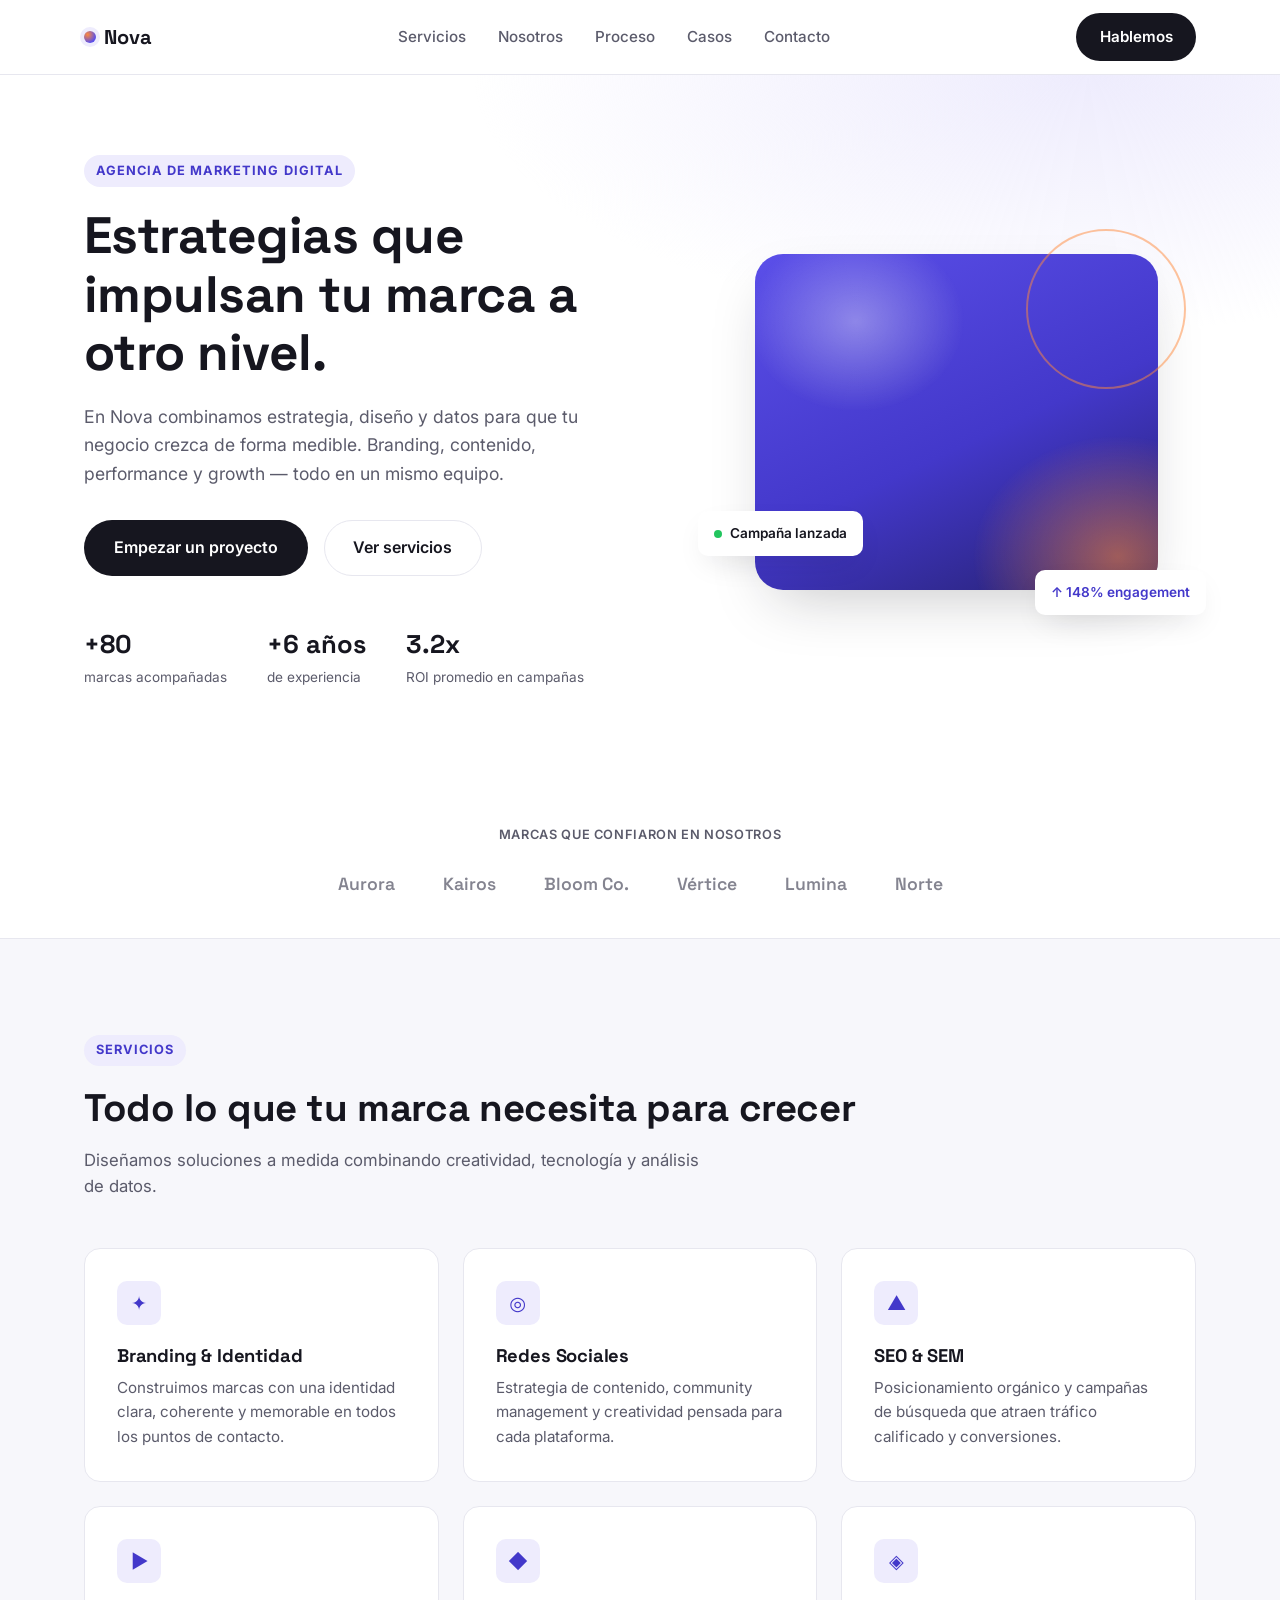
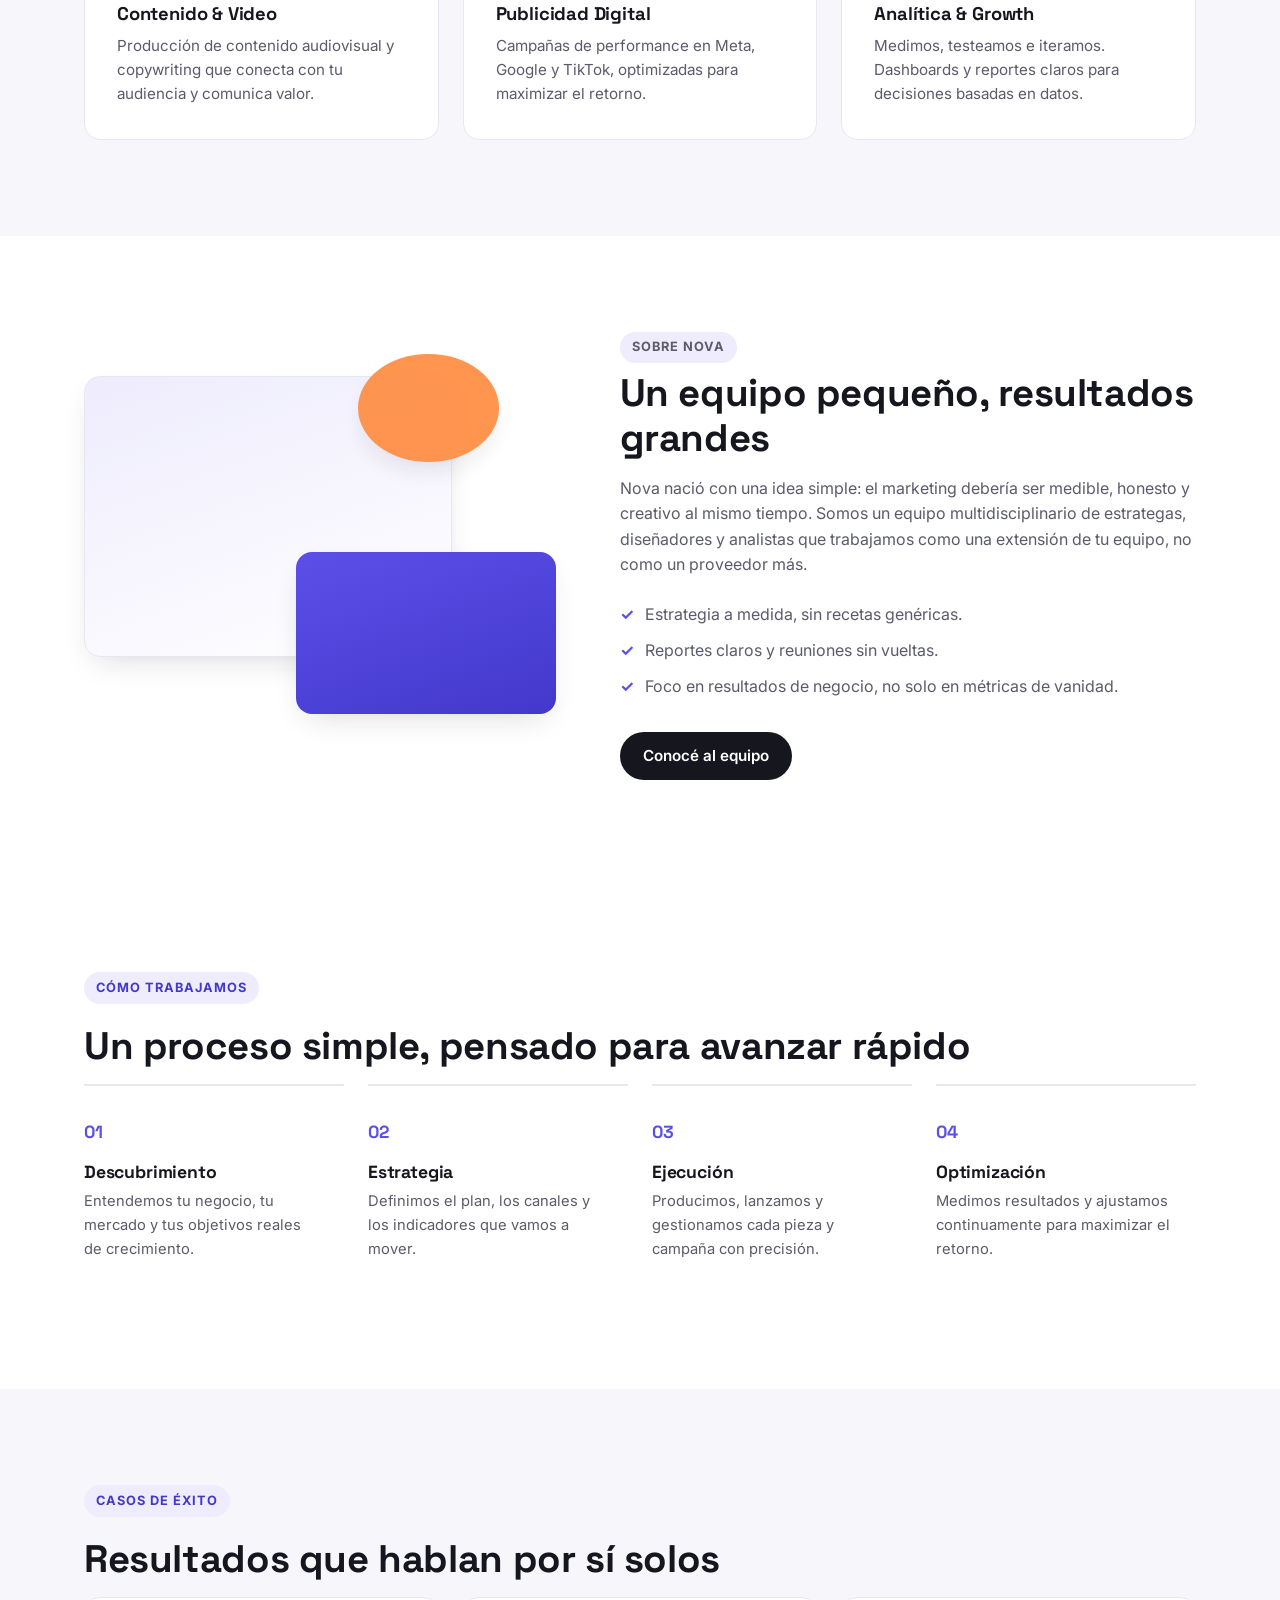
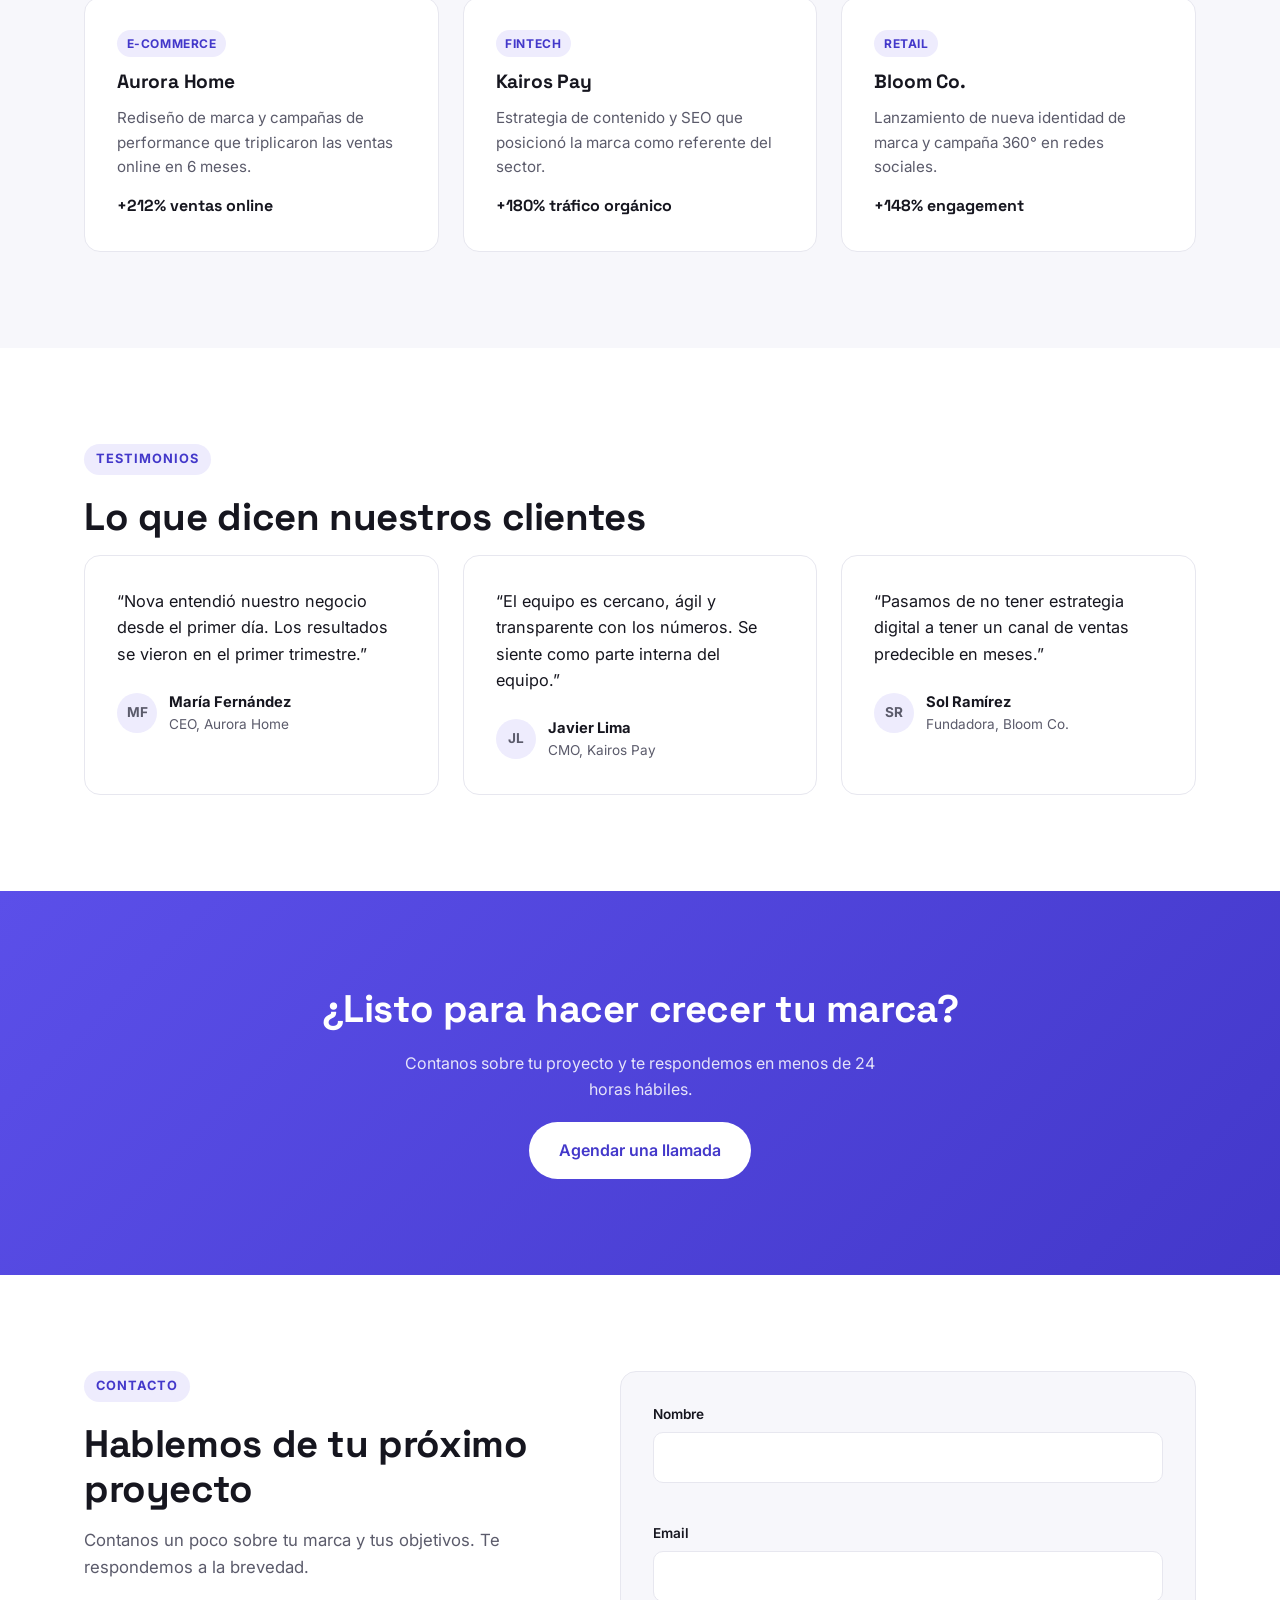
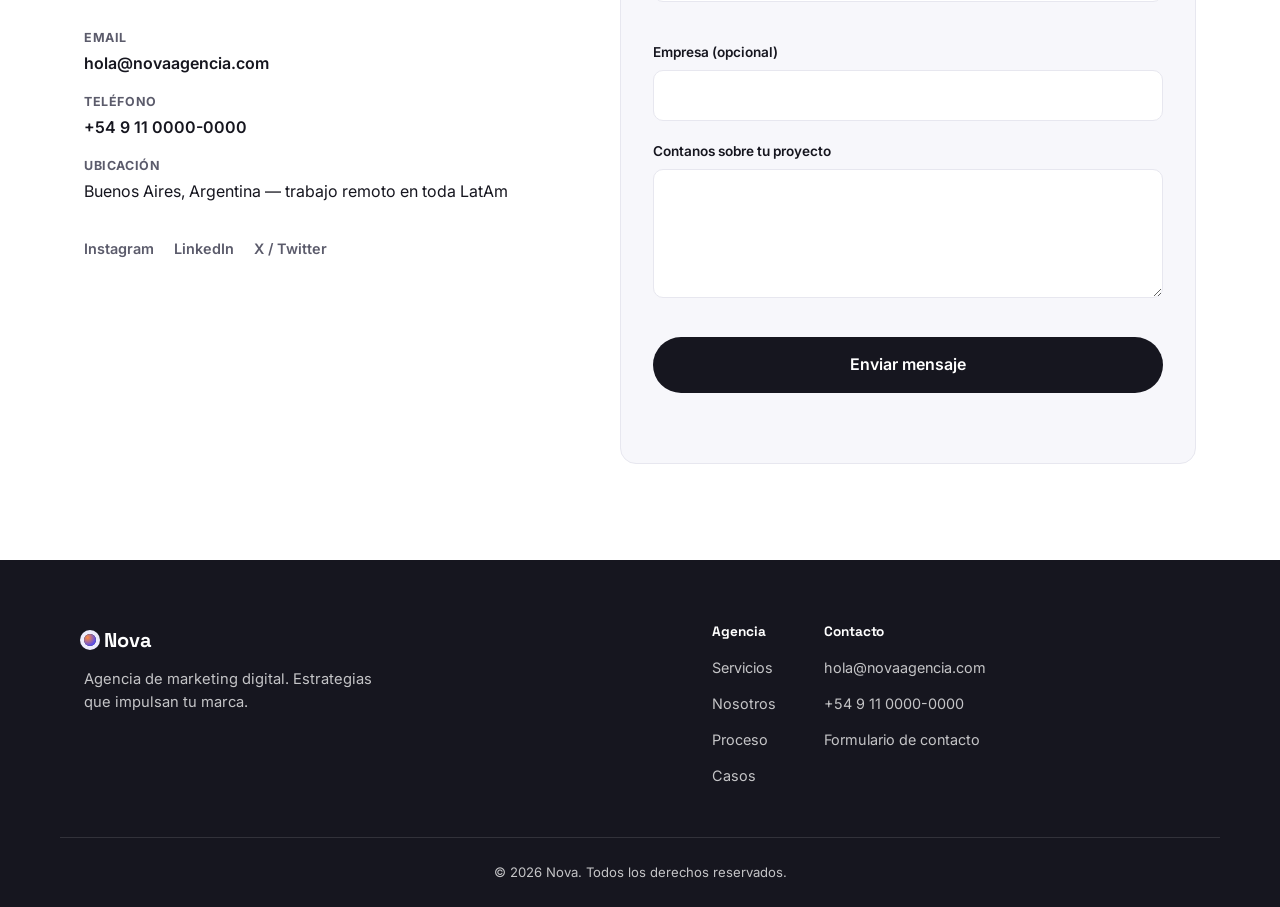
<file: index.html>
<!doctype html>
<html lang="es">
<head>
  <meta charset="UTF-8" />
  <meta name="viewport" content="width=device-width, initial-scale=1.0" />
  <title>Nova — Agencia de Marketing</title>
  <meta name="description" content="Nova es una agencia de marketing digital especializada en branding, redes sociales, SEO/SEM y growth. Estrategias que impulsan tu marca." />
  <link rel="icon" href="assets/favicon.svg" type="image/svg+xml" />
  <link rel="preconnect" href="https://fonts.googleapis.com" />
  <link rel="preconnect" href="https://fonts.gstatic.com" crossorigin />
  <link href="https://fonts.googleapis.com/css2?family=Space+Grotesk:wght@500;600;700&family=Inter:wght@400;500;600;700&display=swap" rel="stylesheet" />
  <link rel="stylesheet" href="css/style.css" />
</head>
<body>
  <a class="skip-link" href="#main">Saltar al contenido</a>

  <header class="site-header" id="header">
    <div class="container header-inner">
      <a href="#top" class="logo" aria-label="Nova — inicio">
        <span class="logo-mark" aria-hidden="true"></span>
        Nova
      </a>

      <nav class="nav" id="nav">
        <ul>
          <li><a href="#servicios">Servicios</a></li>
          <li><a href="#nosotros">Nosotros</a></li>
          <li><a href="#proceso">Proceso</a></li>
          <li><a href="#casos">Casos</a></li>
          <li><a href="#contacto">Contacto</a></li>
        </ul>
      </nav>

      <div class="header-actions">
        <a href="#contacto" class="btn btn-primary">Hablemos</a>
        <button class="nav-toggle" id="navToggle" aria-label="Abrir menú" aria-expanded="false" aria-controls="nav">
          <span></span><span></span><span></span>
        </button>
      </div>
    </div>
  </header>

  <main id="main">
    <!-- HERO -->
    <section class="hero" id="top">
      <div class="container hero-inner">
        <div class="hero-copy">
          <p class="eyebrow">Agencia de marketing digital</p>
          <h1>Estrategias que impulsan tu marca a otro nivel.</h1>
          <p class="hero-lead">
            En Nova combinamos estrategia, diseño y datos para que tu negocio crezca de forma medible.
            Branding, contenido, performance y growth — todo en un mismo equipo.
          </p>
          <div class="hero-actions">
            <a href="#contacto" class="btn btn-primary btn-lg">Empezar un proyecto</a>
            <a href="#servicios" class="btn btn-ghost btn-lg">Ver servicios</a>
          </div>
          <dl class="hero-stats">
            <div>
              <dt>+80</dt>
              <dd>marcas acompañadas</dd>
            </div>
            <div>
              <dt>+6 años</dt>
              <dd>de experiencia</dd>
            </div>
            <div>
              <dt>3.2x</dt>
              <dd>ROI promedio en campañas</dd>
            </div>
          </dl>
        </div>
        <div class="hero-visual" aria-hidden="true">
          <div class="nova-orb"></div>
          <div class="nova-ring"></div>
          <div class="nova-card nova-card--1">
            <span class="dot"></span> Campaña lanzada
          </div>
          <div class="nova-card nova-card--2">
            ↑ 148% engagement
          </div>
        </div>
      </div>
    </section>

    <!-- LOGOS / TRUST -->
    <section class="trust">
      <div class="container">
        <p class="trust-label">Marcas que confiaron en nosotros</p>
        <ul class="trust-logos">
          <li>Aurora</li>
          <li>Kairos</li>
          <li>Bloom&nbsp;Co.</li>
          <li>Vértice</li>
          <li>Lumina</li>
          <li>Norte</li>
        </ul>
      </div>
    </section>

    <!-- SERVICIOS -->
    <section class="services" id="servicios">
      <div class="container">
        <p class="section-eyebrow">Servicios</p>
        <h2 class="section-title">Todo lo que tu marca necesita para crecer</h2>
        <p class="section-lead">
          Diseñamos soluciones a medida combinando creatividad, tecnología y análisis de datos.
        </p>

        <div class="services-grid">
          <article class="service-card">
            <div class="service-icon" aria-hidden="true">✦</div>
            <h3>Branding &amp; Identidad</h3>
            <p>Construimos marcas con una identidad clara, coherente y memorable en todos los puntos de contacto.</p>
          </article>

          <article class="service-card">
            <div class="service-icon" aria-hidden="true">◎</div>
            <h3>Redes Sociales</h3>
            <p>Estrategia de contenido, community management y creatividad pensada para cada plataforma.</p>
          </article>

          <article class="service-card">
            <div class="service-icon" aria-hidden="true">▲</div>
            <h3>SEO &amp; SEM</h3>
            <p>Posicionamiento orgánico y campañas de búsqueda que atraen tráfico calificado y conversiones.</p>
          </article>

          <article class="service-card">
            <div class="service-icon" aria-hidden="true">▶</div>
            <h3>Contenido &amp; Video</h3>
            <p>Producción de contenido audiovisual y copywriting que conecta con tu audiencia y comunica valor.</p>
          </article>

          <article class="service-card">
            <div class="service-icon" aria-hidden="true">◆</div>
            <h3>Publicidad Digital</h3>
            <p>Campañas de performance en Meta, Google y TikTok, optimizadas para maximizar el retorno.</p>
          </article>

          <article class="service-card">
            <div class="service-icon" aria-hidden="true">◈</div>
            <h3>Analítica &amp; Growth</h3>
            <p>Medimos, testeamos e iteramos. Dashboards y reportes claros para decisiones basadas en datos.</p>
          </article>
        </div>
      </div>
    </section>

    <!-- NOSOTROS -->
    <section class="about" id="nosotros">
      <div class="container about-inner">
        <div class="about-visual" aria-hidden="true">
          <div class="about-card about-card--a"></div>
          <div class="about-card about-card--b"></div>
          <div class="about-card about-card--c"></div>
        </div>
        <div class="about-copy">
          <p class="section-eyebrow">Sobre Nova</p>
          <h2 class="section-title">Un equipo pequeño, resultados grandes</h2>
          <p>
            Nova nació con una idea simple: el marketing debería ser medible, honesto y creativo al mismo tiempo.
            Somos un equipo multidisciplinario de estrategas, diseñadores y analistas que trabajamos como una
            extensión de tu equipo, no como un proveedor más.
          </p>
          <ul class="about-list">
            <li>Estrategia a medida, sin recetas genéricas.</li>
            <li>Reportes claros y reuniones sin vueltas.</li>
            <li>Foco en resultados de negocio, no solo en métricas de vanidad.</li>
          </ul>
          <a href="#contacto" class="btn btn-primary">Conocé al equipo</a>
        </div>
      </div>
    </section>

    <!-- PROCESO -->
    <section class="process" id="proceso">
      <div class="container">
        <p class="section-eyebrow">Cómo trabajamos</p>
        <h2 class="section-title">Un proceso simple, pensado para avanzar rápido</h2>

        <ol class="process-steps">
          <li>
            <span class="process-number">01</span>
            <h3>Descubrimiento</h3>
            <p>Entendemos tu negocio, tu mercado y tus objetivos reales de crecimiento.</p>
          </li>
          <li>
            <span class="process-number">02</span>
            <h3>Estrategia</h3>
            <p>Definimos el plan, los canales y los indicadores que vamos a mover.</p>
          </li>
          <li>
            <span class="process-number">03</span>
            <h3>Ejecución</h3>
            <p>Producimos, lanzamos y gestionamos cada pieza y campaña con precisión.</p>
          </li>
          <li>
            <span class="process-number">04</span>
            <h3>Optimización</h3>
            <p>Medimos resultados y ajustamos continuamente para maximizar el retorno.</p>
          </li>
        </ol>
      </div>
    </section>

    <!-- CASOS DE ÉXITO -->
    <section class="cases" id="casos">
      <div class="container">
        <p class="section-eyebrow">Casos de éxito</p>
        <h2 class="section-title">Resultados que hablan por sí solos</h2>

        <div class="cases-grid">
          <article class="case-card">
            <span class="case-tag">E-commerce</span>
            <h3>Aurora Home</h3>
            <p>Rediseño de marca y campañas de performance que triplicaron las ventas online en 6 meses.</p>
            <span class="case-metric">+212% ventas online</span>
          </article>

          <article class="case-card">
            <span class="case-tag">Fintech</span>
            <h3>Kairos Pay</h3>
            <p>Estrategia de contenido y SEO que posicionó la marca como referente del sector.</p>
            <span class="case-metric">+180% tráfico orgánico</span>
          </article>

          <article class="case-card">
            <span class="case-tag">Retail</span>
            <h3>Bloom&nbsp;Co.</h3>
            <p>Lanzamiento de nueva identidad de marca y campaña 360° en redes sociales.</p>
            <span class="case-metric">+148% engagement</span>
          </article>
        </div>
      </div>
    </section>

    <!-- TESTIMONIOS -->
    <section class="testimonials">
      <div class="container">
        <p class="section-eyebrow">Testimonios</p>
        <h2 class="section-title">Lo que dicen nuestros clientes</h2>

        <div class="testimonials-grid">
          <figure class="testimonial-card">
            <blockquote>
              “Nova entendió nuestro negocio desde el primer día. Los resultados se vieron en el primer trimestre.”
            </blockquote>
            <figcaption>
              <span class="avatar" aria-hidden="true">MF</span>
              <div>
                <strong>María Fernández</strong>
                <span>CEO, Aurora Home</span>
              </div>
            </figcaption>
          </figure>

          <figure class="testimonial-card">
            <blockquote>
              “El equipo es cercano, ágil y transparente con los números. Se siente como parte interna del equipo.”
            </blockquote>
            <figcaption>
              <span class="avatar" aria-hidden="true">JL</span>
              <div>
                <strong>Javier Lima</strong>
                <span>CMO, Kairos Pay</span>
              </div>
            </figcaption>
          </figure>

          <figure class="testimonial-card">
            <blockquote>
              “Pasamos de no tener estrategia digital a tener un canal de ventas predecible en meses.”
            </blockquote>
            <figcaption>
              <span class="avatar" aria-hidden="true">SR</span>
              <div>
                <strong>Sol Ramírez</strong>
                <span>Fundadora, Bloom Co.</span>
              </div>
            </figcaption>
          </figure>
        </div>
      </div>
    </section>

    <!-- CTA -->
    <section class="cta">
      <div class="container cta-inner">
        <h2>¿Listo para hacer crecer tu marca?</h2>
        <p>Contanos sobre tu proyecto y te respondemos en menos de 24 horas hábiles.</p>
        <a href="#contacto" class="btn btn-light btn-lg">Agendar una llamada</a>
      </div>
    </section>

    <!-- CONTACTO -->
    <section class="contact" id="contacto">
      <div class="container contact-inner">
        <div class="contact-info">
          <p class="section-eyebrow">Contacto</p>
          <h2 class="section-title">Hablemos de tu próximo proyecto</h2>
          <p class="section-lead">
            Contanos un poco sobre tu marca y tus objetivos. Te respondemos a la brevedad.
          </p>

          <ul class="contact-details">
            <li>
              <span class="contact-label">Email</span>
              <a href="mailto:hola@novaagencia.com">hola@novaagencia.com</a>
            </li>
            <li>
              <span class="contact-label">Teléfono</span>
              <a href="tel:+5491100000000">+54 9 11 0000-0000</a>
            </li>
            <li>
              <span class="contact-label">Ubicación</span>
              <span>Buenos Aires, Argentina — trabajo remoto en toda LatAm</span>
            </li>
          </ul>

          <ul class="social-links">
            <li><a href="#" aria-label="Nova en Instagram">Instagram</a></li>
            <li><a href="#" aria-label="Nova en LinkedIn">LinkedIn</a></li>
            <li><a href="#" aria-label="Nova en X">X / Twitter</a></li>
          </ul>
        </div>

        <form class="contact-form" id="contactForm" novalidate>
          <div class="form-row">
            <label for="name">Nombre</label>
            <input type="text" id="name" name="name" autocomplete="name" required />
            <span class="form-error" data-error-for="name"></span>
          </div>

          <div class="form-row">
            <label for="email">Email</label>
            <input type="email" id="email" name="email" autocomplete="email" required />
            <span class="form-error" data-error-for="email"></span>
          </div>

          <div class="form-row">
            <label for="company">Empresa (opcional)</label>
            <input type="text" id="company" name="company" autocomplete="organization" />
          </div>

          <div class="form-row">
            <label for="message">Contanos sobre tu proyecto</label>
            <textarea id="message" name="message" rows="4" required></textarea>
            <span class="form-error" data-error-for="message"></span>
          </div>

          <button type="submit" class="btn btn-primary btn-lg btn-block">Enviar mensaje</button>
          <p class="form-status" id="formStatus" role="status" aria-live="polite"></p>
        </form>
      </div>
    </section>
  </main>

  <footer class="site-footer">
    <div class="container footer-inner">
      <div class="footer-brand">
        <a href="#top" class="logo" aria-label="Nova — inicio">
          <span class="logo-mark" aria-hidden="true"></span>
          Nova
        </a>
        <p>Agencia de marketing digital. Estrategias que impulsan tu marca.</p>
      </div>

      <nav class="footer-nav" aria-label="Enlaces del sitio">
        <div>
          <h4>Agencia</h4>
          <ul>
            <li><a href="#servicios">Servicios</a></li>
            <li><a href="#nosotros">Nosotros</a></li>
            <li><a href="#proceso">Proceso</a></li>
            <li><a href="#casos">Casos</a></li>
          </ul>
        </div>
        <div>
          <h4>Contacto</h4>
          <ul>
            <li><a href="mailto:hola@novaagencia.com">hola@novaagencia.com</a></li>
            <li><a href="tel:+5491100000000">+54 9 11 0000-0000</a></li>
            <li><a href="#contacto">Formulario de contacto</a></li>
          </ul>
        </div>
      </nav>
    </div>

    <div class="container footer-bottom">
      <p>&copy; <span id="year"></span> Nova. Todos los derechos reservados.</p>
    </div>
  </footer>

  <script src="js/script.js"></script>
</body>
</html>
</file>
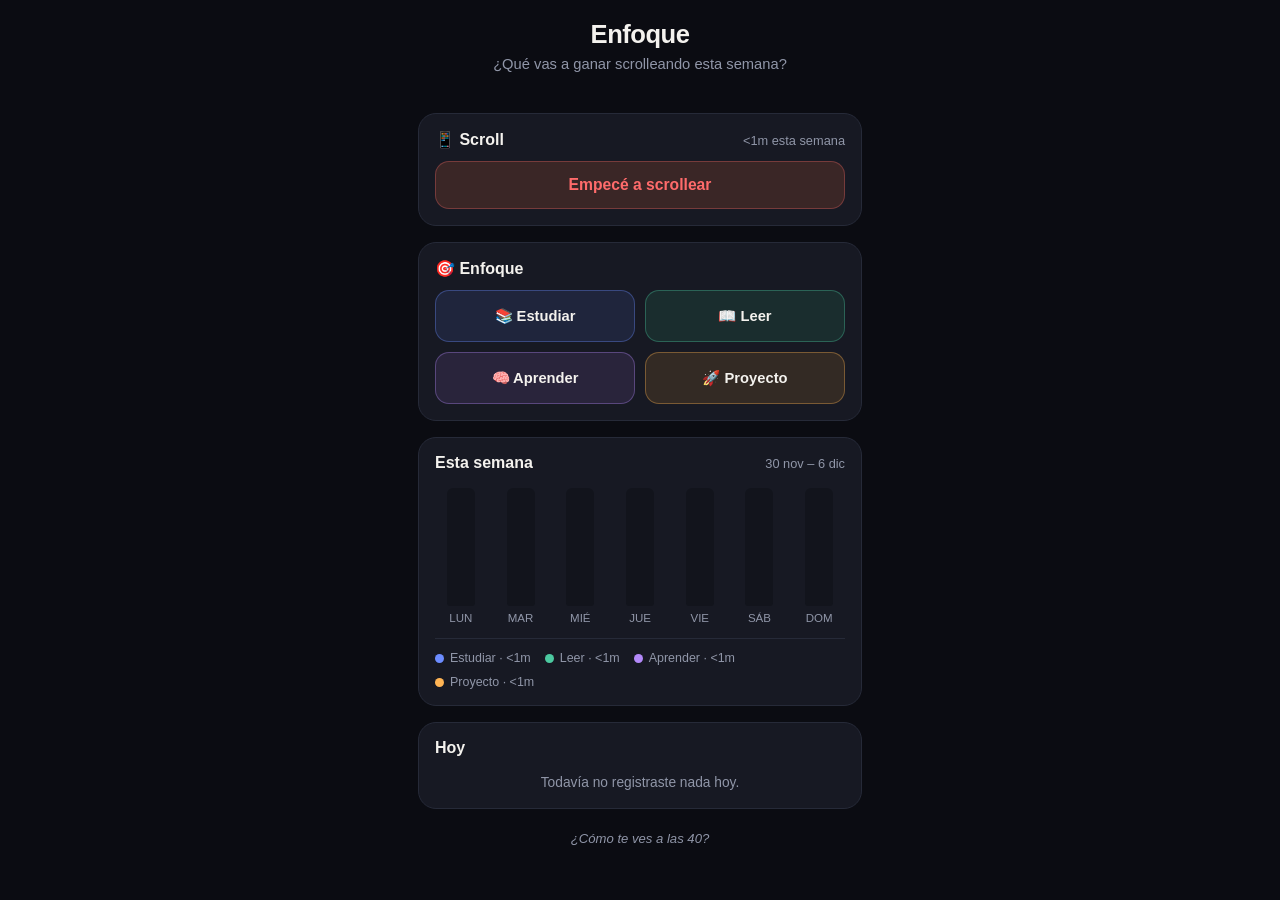
<file: enfoque/index.html>
<!doctype html>
<html lang="es">
<head>
<meta charset="utf-8">
<meta name="viewport" content="width=device-width, initial-scale=1, viewport-fit=cover, user-scalable=no">
<title>Enfoque</title>
<meta name="description" content="Trackeá tu tiempo de foco vs. scroll.">
<meta name="theme-color" content="#0b0c12">

<!-- PWA / iOS home screen -->
<link rel="manifest" href="manifest.json">
<meta name="apple-mobile-web-app-capable" content="yes">
<meta name="apple-mobile-web-app-status-bar-style" content="black-translucent">
<meta name="apple-mobile-web-app-title" content="Enfoque">
<link rel="apple-touch-icon" href="icons/icon-192.png">
<link rel="icon" href="icons/icon-192.png">

<link rel="stylesheet" href="css/style.css">
</head>
<body>

<div class="app">

  <header class="app-header">
    <h1>Enfoque</h1>
    <p id="phrase" class="phrase" aria-live="polite"></p>
  </header>

  <!-- Active session banner -->
  <section id="activeBanner" class="active-banner hidden">
    <div class="active-info">
      <span id="activeLabel" class="active-label">—</span>
      <span id="activeTimer" class="active-timer">00:00:00</span>
    </div>
    <button id="finishBtn" class="btn btn-finish">Finalizar</button>
  </section>

  <!-- Scroll tracker -->
  <section class="card scroll-card">
    <div class="card-head">
      <span class="card-title">📱 Scroll</span>
      <span id="scrollWeekTotal" class="card-sub">0m esta semana</span>
    </div>
    <button id="scrollBtn" class="btn btn-scroll">Empecé a scrollear</button>
  </section>

  <!-- Focus categories -->
  <section class="card">
    <div class="card-head">
      <span class="card-title">🎯 Enfoque</span>
    </div>
    <div class="grid">
      <button class="btn btn-cat" data-cat="estudiar" style="--c:#6c8cff">📚 Estudiar</button>
      <button class="btn btn-cat" data-cat="leer" style="--c:#4cc9a0">📖 Leer</button>
      <button class="btn btn-cat" data-cat="aprender" style="--c:#b389f9">🧠 Aprender</button>
      <button class="btn btn-cat" data-cat="proyecto" style="--c:#ffb454">🚀 Proyecto</button>
    </div>
  </section>

  <!-- Weekly chart -->
  <section class="card">
    <div class="card-head">
      <span class="card-title">Esta semana</span>
      <span id="weekRange" class="card-sub"></span>
    </div>
    <div id="chart" class="chart"></div>
    <div id="legend" class="legend"></div>
  </section>

  <!-- History -->
  <section class="card">
    <div class="card-head">
      <span class="card-title">Hoy</span>
    </div>
    <ul id="history" class="history"></ul>
    <p id="historyEmpty" class="empty hidden">Todavía no registraste nada hoy.</p>
  </section>

  <footer class="footer">
    <p>¿Cómo te ves a las 40?</p>
  </footer>

</div>

<script src="js/app.js"></script>
</body>
</html>
</file>
<file: css/style.css>
/* ==========================================================================
   Nova — Agencia de Marketing
   Estilo: claro, minimalista, tipografía marcada, un acento de color.
   ========================================================================== */

:root {
  --color-bg: #ffffff;
  --color-bg-alt: #f7f7fb;
  --color-text: #16161f;
  --color-text-muted: #5b5b6b;
  --color-border: #e7e7ef;

  --color-accent: #5b4fe9;
  --color-accent-dark: #4338ca;
  --color-accent-soft: #eeecfd;
  --color-accent-2: #ff8a3d;

  --font-display: "Space Grotesk", "Inter", system-ui, sans-serif;
  --font-body: "Inter", system-ui, -apple-system, "Segoe UI", sans-serif;

  --radius-sm: 10px;
  --radius-md: 16px;
  --radius-lg: 28px;

  --shadow-sm: 0 1px 2px rgba(22, 22, 31, 0.06);
  --shadow-md: 0 12px 32px -12px rgba(22, 22, 31, 0.18);
  --shadow-lg: 0 24px 60px -20px rgba(22, 22, 31, 0.25);

  --container-w: 1160px;
}

/* Reset ------------------------------------------------------------------ */
*,
*::before,
*::after {
  box-sizing: border-box;
}

html {
  scroll-behavior: smooth;
}

body {
  margin: 0;
  font-family: var(--font-body);
  color: var(--color-text);
  background: var(--color-bg);
  -webkit-font-smoothing: antialiased;
  line-height: 1.6;
}

img {
  max-width: 100%;
  display: block;
}

a {
  color: inherit;
  text-decoration: none;
}

ul,
ol {
  list-style: none;
  margin: 0;
  padding: 0;
}

h1,
h2,
h3,
h4 {
  font-family: var(--font-display);
  line-height: 1.15;
  margin: 0;
  letter-spacing: -0.01em;
}

p {
  margin: 0;
}

button {
  font: inherit;
  cursor: pointer;
}

.skip-link {
  position: absolute;
  left: -999px;
  top: 0;
  background: var(--color-accent);
  color: #fff;
  padding: 0.75rem 1.25rem;
  border-radius: var(--radius-sm);
  z-index: 1000;
}

.skip-link:focus {
  left: 1rem;
  top: 1rem;
}

.container {
  width: 100%;
  max-width: var(--container-w);
  margin: 0 auto;
  padding: 0 1.5rem;
}

/* Buttons ------------------------------------------------------------------ */
.btn {
  display: inline-flex;
  align-items: center;
  justify-content: center;
  gap: 0.5rem;
  padding: 0.7rem 1.4rem;
  border-radius: 999px;
  font-weight: 600;
  font-size: 0.95rem;
  border: 1px solid transparent;
  transition: transform 0.15s ease, box-shadow 0.15s ease, background-color 0.15s ease, color 0.15s ease;
  white-space: nowrap;
}

.btn-primary {
  background: var(--color-text);
  color: #fff;
}

.btn-primary:hover {
  background: var(--color-accent-dark);
  transform: translateY(-1px);
  box-shadow: var(--shadow-md);
}

.btn-ghost {
  background: transparent;
  color: var(--color-text);
  border-color: var(--color-border);
}

.btn-ghost:hover {
  border-color: var(--color-text);
  transform: translateY(-1px);
}

.btn-light {
  background: #fff;
  color: var(--color-accent-dark);
}

.btn-light:hover {
  transform: translateY(-1px);
  box-shadow: var(--shadow-md);
}

.btn-lg {
  padding: 0.9rem 1.8rem;
  font-size: 1rem;
}

.btn-block {
  width: 100%;
}

/* Header -------------------------------------------------------------------- */
.site-header {
  position: sticky;
  top: 0;
  z-index: 100;
  border-bottom: 1px solid var(--color-border);
}

/* backdrop-filter lives on a pseudo-element (not on .site-header itself) so it
   doesn't establish a containing block for the fixed-position mobile nav below */
.site-header::before {
  content: "";
  position: absolute;
  inset: 0;
  z-index: -1;
  background: rgba(255, 255, 255, 0.85);
  backdrop-filter: saturate(180%) blur(12px);
}

.header-inner {
  display: flex;
  align-items: center;
  justify-content: space-between;
  height: 74px;
}

.logo {
  display: inline-flex;
  align-items: center;
  gap: 0.5rem;
  font-family: var(--font-display);
  font-weight: 700;
  font-size: 1.25rem;
  color: var(--color-text);
}

.logo-mark {
  width: 12px;
  height: 12px;
  border-radius: 50%;
  background: radial-gradient(circle at 30% 30%, var(--color-accent-2), var(--color-accent) 70%);
  box-shadow: 0 0 0 4px var(--color-accent-soft);
}

.nav ul {
  display: flex;
  gap: 2rem;
}

.nav a {
  font-size: 0.95rem;
  font-weight: 500;
  color: var(--color-text-muted);
  transition: color 0.15s ease;
}

.nav a:hover {
  color: var(--color-text);
}

.header-actions {
  display: flex;
  align-items: center;
  gap: 1rem;
}

.header-actions .btn-primary {
  display: inline-flex;
}

.nav-toggle {
  display: none;
  flex-direction: column;
  justify-content: center;
  gap: 5px;
  width: 40px;
  height: 40px;
  background: transparent;
  border: 1px solid var(--color-border);
  border-radius: var(--radius-sm);
}

.nav-toggle span {
  display: block;
  width: 18px;
  height: 2px;
  margin: 0 auto;
  background: var(--color-text);
  transition: transform 0.2s ease, opacity 0.2s ease;
}

/* Hero ------------------------------------------------------------------ */
.hero {
  padding: 5rem 0 6rem;
  background:
    radial-gradient(80% 60% at 85% 0%, var(--color-accent-soft) 0%, transparent 60%),
    var(--color-bg);
  overflow: hidden;
}

.hero-inner {
  display: grid;
  grid-template-columns: 1.1fr 0.9fr;
  gap: 3rem;
  align-items: center;
}

.eyebrow,
.section-eyebrow {
  display: inline-block;
  font-size: 0.8rem;
  font-weight: 700;
  letter-spacing: 0.08em;
  text-transform: uppercase;
  color: var(--color-accent-dark);
  background: var(--color-accent-soft);
  padding: 0.35rem 0.75rem;
  border-radius: 999px;
  margin-bottom: 1.25rem;
}

.hero h1 {
  font-size: clamp(2.25rem, 4vw, 3.4rem);
  font-weight: 700;
  margin-bottom: 1.25rem;
}

.hero-lead {
  font-size: 1.1rem;
  color: var(--color-text-muted);
  max-width: 46ch;
  margin-bottom: 2rem;
}

.hero-actions {
  display: flex;
  gap: 1rem;
  flex-wrap: wrap;
  margin-bottom: 3rem;
}

.hero-stats {
  display: flex;
  gap: 2.5rem;
  margin: 0;
  flex-wrap: wrap;
}

.hero-stats dt {
  font-family: var(--font-display);
  font-size: 1.6rem;
  font-weight: 700;
  color: var(--color-text);
}

.hero-stats dd {
  margin: 0.15rem 0 0;
  font-size: 0.85rem;
  color: var(--color-text-muted);
}

.hero-visual {
  position: relative;
  height: 420px;
}

.nova-orb {
  position: absolute;
  inset: 10% 8%;
  border-radius: var(--radius-lg);
  background: linear-gradient(155deg, var(--color-accent) 0%, var(--color-accent-dark) 55%, #241f6b 100%);
  box-shadow: var(--shadow-lg);
}

.nova-orb::after {
  content: "";
  position: absolute;
  inset: 0;
  border-radius: inherit;
  background:
    radial-gradient(45% 45% at 25% 20%, rgba(255, 255, 255, 0.35), transparent 60%),
    radial-gradient(60% 60% at 90% 90%, rgba(255, 138, 61, 0.55), transparent 60%);
}

.nova-ring {
  position: absolute;
  top: 4%;
  right: 2%;
  width: 160px;
  height: 160px;
  border-radius: 50%;
  border: 2px solid var(--color-accent-2);
  opacity: 0.5;
}

.nova-card {
  position: absolute;
  background: #fff;
  border-radius: var(--radius-sm);
  padding: 0.75rem 1rem;
  font-size: 0.85rem;
  font-weight: 600;
  box-shadow: var(--shadow-md);
  display: flex;
  align-items: center;
  gap: 0.5rem;
}

.nova-card .dot {
  width: 8px;
  height: 8px;
  border-radius: 50%;
  background: #22c55e;
}

.nova-card--1 {
  left: -4%;
  bottom: 18%;
}

.nova-card--2 {
  right: -2%;
  bottom: 4%;
  color: var(--color-accent-dark);
}

/* Trust / logos --------------------------------------------------------- */
.trust {
  padding: 2.5rem 0;
  border-bottom: 1px solid var(--color-border);
}

.trust-label {
  text-align: center;
  font-size: 0.8rem;
  font-weight: 600;
  letter-spacing: 0.05em;
  text-transform: uppercase;
  color: var(--color-text-muted);
  margin-bottom: 1.5rem;
}

.trust-logos {
  display: flex;
  justify-content: center;
  gap: 3rem;
  flex-wrap: wrap;
  font-family: var(--font-display);
  font-weight: 600;
  font-size: 1.1rem;
  color: var(--color-text-muted);
  opacity: 0.75;
}

/* Section shared ---------------------------------------------------------- */
section {
  padding: 6rem 0;
}

.section-title {
  font-size: clamp(1.9rem, 3vw, 2.5rem);
  font-weight: 700;
  max-width: 40ch;
  margin-bottom: 1rem;
}

.section-lead {
  color: var(--color-text-muted);
  max-width: 56ch;
  font-size: 1.05rem;
  margin-bottom: 3rem;
}

/* Services ---------------------------------------------------------------- */
.services {
  background: var(--color-bg-alt);
}

.services-grid {
  display: grid;
  grid-template-columns: repeat(3, 1fr);
  gap: 1.5rem;
}

.service-card {
  background: #fff;
  border: 1px solid var(--color-border);
  border-radius: var(--radius-md);
  padding: 2rem;
  transition: transform 0.2s ease, box-shadow 0.2s ease, border-color 0.2s ease;
}

.service-card:hover {
  transform: translateY(-4px);
  box-shadow: var(--shadow-md);
  border-color: transparent;
}

.service-icon {
  width: 44px;
  height: 44px;
  display: flex;
  align-items: center;
  justify-content: center;
  border-radius: var(--radius-sm);
  background: var(--color-accent-soft);
  color: var(--color-accent-dark);
  font-size: 1.2rem;
  margin-bottom: 1.25rem;
}

.service-card h3 {
  font-size: 1.15rem;
  margin-bottom: 0.6rem;
}

.service-card p {
  color: var(--color-text-muted);
  font-size: 0.95rem;
}

/* About --------------------------------------------------------------------- */
.about-inner {
  display: grid;
  grid-template-columns: 0.9fr 1.1fr;
  gap: 4rem;
  align-items: center;
}

.about-visual {
  position: relative;
  height: 360px;
}

.about-card {
  position: absolute;
  border-radius: var(--radius-md);
  box-shadow: var(--shadow-md);
}

.about-card--a {
  width: 78%;
  height: 78%;
  left: 0;
  top: 0;
  background: linear-gradient(160deg, var(--color-accent-soft), #fff);
  border: 1px solid var(--color-border);
}

.about-card--b {
  width: 55%;
  height: 45%;
  right: 0;
  bottom: 6%;
  background: linear-gradient(160deg, var(--color-accent), var(--color-accent-dark));
}

.about-card--c {
  width: 30%;
  height: 30%;
  right: 12%;
  top: -6%;
  background: var(--color-accent-2);
  border-radius: 50%;
  opacity: 0.9;
}

.about-list {
  margin: 1.5rem 0 2rem;
  display: flex;
  flex-direction: column;
  gap: 0.65rem;
}

.about-list li {
  position: relative;
  padding-left: 1.6rem;
  color: var(--color-text-muted);
}

.about-list li::before {
  content: "✓";
  position: absolute;
  left: 0;
  color: var(--color-accent);
  font-weight: 700;
}

.about-copy p {
  color: var(--color-text-muted);
  margin-bottom: 0.5rem;
}

/* Process --------------------------------------------------------------------- */
.process-steps {
  display: grid;
  grid-template-columns: repeat(4, 1fr);
  gap: 1.5rem;
}

.process-steps li {
  padding: 2rem 1.5rem 2rem 0;
  border-top: 2px solid var(--color-border);
}

.process-number {
  display: block;
  font-family: var(--font-display);
  font-weight: 700;
  font-size: 1.1rem;
  color: var(--color-accent);
  margin-bottom: 1rem;
}

.process-steps h3 {
  font-size: 1.1rem;
  margin-bottom: 0.5rem;
}

.process-steps p {
  color: var(--color-text-muted);
  font-size: 0.92rem;
}

/* Cases --------------------------------------------------------------------- */
.cases {
  background: var(--color-bg-alt);
}

.cases-grid {
  display: grid;
  grid-template-columns: repeat(3, 1fr);
  gap: 1.5rem;
}

.case-card {
  background: #fff;
  border-radius: var(--radius-md);
  padding: 2rem;
  border: 1px solid var(--color-border);
  display: flex;
  flex-direction: column;
  gap: 0.85rem;
}

.case-tag {
  align-self: flex-start;
  font-size: 0.75rem;
  font-weight: 700;
  text-transform: uppercase;
  letter-spacing: 0.05em;
  color: var(--color-accent-dark);
  background: var(--color-accent-soft);
  padding: 0.25rem 0.6rem;
  border-radius: 999px;
}

.case-card h3 {
  font-size: 1.2rem;
}

.case-card p {
  color: var(--color-text-muted);
  font-size: 0.95rem;
}

.case-metric {
  margin-top: auto;
  font-family: var(--font-display);
  font-weight: 700;
  color: var(--color-text);
}

/* Testimonials ------------------------------------------------------------- */
.testimonials-grid {
  display: grid;
  grid-template-columns: repeat(3, 1fr);
  gap: 1.5rem;
}

.testimonial-card {
  margin: 0;
  background: #fff;
  border: 1px solid var(--color-border);
  border-radius: var(--radius-md);
  padding: 2rem;
  display: flex;
  flex-direction: column;
  gap: 1.5rem;
}

.testimonial-card blockquote {
  margin: 0;
  font-size: 1.02rem;
  color: var(--color-text);
}

.testimonial-card figcaption {
  display: flex;
  align-items: center;
  gap: 0.75rem;
}

.testimonial-card figcaption div {
  display: flex;
  flex-direction: column;
  font-size: 0.85rem;
}

.testimonial-card figcaption strong {
  font-size: 0.92rem;
}

.testimonial-card figcaption span {
  color: var(--color-text-muted);
}

.avatar {
  width: 40px;
  height: 40px;
  border-radius: 50%;
  background: var(--color-accent-soft);
  color: var(--color-accent-dark);
  display: flex;
  align-items: center;
  justify-content: center;
  font-weight: 700;
  font-size: 0.85rem;
  flex-shrink: 0;
}

/* CTA band ------------------------------------------------------------------ */
.cta {
  background: linear-gradient(135deg, var(--color-accent) 0%, var(--color-accent-dark) 100%);
  color: #fff;
}

.cta-inner {
  text-align: center;
  display: flex;
  flex-direction: column;
  align-items: center;
  gap: 1.25rem;
}

.cta h2 {
  font-size: clamp(1.8rem, 3vw, 2.4rem);
  max-width: 30ch;
}

.cta p {
  color: rgba(255, 255, 255, 0.85);
  max-width: 48ch;
}

/* Contact --------------------------------------------------------------------- */
.contact-inner {
  display: grid;
  grid-template-columns: 0.9fr 1.1fr;
  gap: 4rem;
}

.contact-details {
  display: flex;
  flex-direction: column;
  gap: 1rem;
  margin: 2rem 0;
}

.contact-details li {
  display: flex;
  flex-direction: column;
  gap: 0.15rem;
}

.contact-label {
  font-size: 0.78rem;
  font-weight: 700;
  text-transform: uppercase;
  letter-spacing: 0.05em;
  color: var(--color-text-muted);
}

.contact-details a {
  font-weight: 600;
  transition: color 0.15s ease;
}

.contact-details a:hover {
  color: var(--color-accent-dark);
}

.social-links {
  display: flex;
  gap: 1.25rem;
}

.social-links a {
  font-size: 0.9rem;
  font-weight: 600;
  color: var(--color-text-muted);
  border-bottom: 1px solid transparent;
}

.social-links a:hover {
  color: var(--color-text);
  border-color: var(--color-text);
}

.contact-form {
  background: var(--color-bg-alt);
  border: 1px solid var(--color-border);
  border-radius: var(--radius-md);
  padding: 2rem;
  display: flex;
  flex-direction: column;
  gap: 1.25rem;
}

.form-row {
  display: flex;
  flex-direction: column;
  gap: 0.4rem;
}

.form-row label {
  font-size: 0.85rem;
  font-weight: 600;
}

.form-row input,
.form-row textarea {
  font: inherit;
  padding: 0.75rem 0.9rem;
  border-radius: var(--radius-sm);
  border: 1px solid var(--color-border);
  background: #fff;
  resize: vertical;
  transition: border-color 0.15s ease, box-shadow 0.15s ease;
}

.form-row input:focus,
.form-row textarea:focus {
  outline: none;
  border-color: var(--color-accent);
  box-shadow: 0 0 0 3px var(--color-accent-soft);
}

.form-row.has-error input,
.form-row.has-error textarea {
  border-color: #e0464b;
}

.form-error {
  font-size: 0.8rem;
  color: #e0464b;
  min-height: 1em;
}

.form-status {
  margin: 0;
  font-size: 0.9rem;
  font-weight: 600;
  text-align: center;
  min-height: 1.2em;
}

.form-status.success {
  color: #16a34a;
}

.form-status.error {
  color: #e0464b;
}

/* Footer --------------------------------------------------------------------- */
.site-footer {
  background: var(--color-text);
  color: rgba(255, 255, 255, 0.75);
  padding-top: 4rem;
}

.footer-inner {
  display: grid;
  grid-template-columns: 1.2fr 1fr;
  gap: 3rem;
  padding-bottom: 3rem;
  border-bottom: 1px solid rgba(255, 255, 255, 0.12);
}

.footer-brand .logo {
  color: #fff;
}

.footer-brand p {
  margin-top: 0.75rem;
  max-width: 32ch;
  font-size: 0.92rem;
}

.footer-nav {
  display: flex;
  gap: 3rem;
}

.footer-nav h4 {
  font-size: 0.85rem;
  color: #fff;
  margin-bottom: 1rem;
}

.footer-nav ul {
  display: flex;
  flex-direction: column;
  gap: 0.65rem;
}

.footer-nav a {
  font-size: 0.9rem;
  transition: color 0.15s ease;
}

.footer-nav a:hover {
  color: #fff;
}

.footer-bottom {
  padding: 1.5rem;
  text-align: center;
  font-size: 0.82rem;
}

/* Responsive ------------------------------------------------------------------ */
@media (max-width: 960px) {
  .hero-inner,
  .about-inner,
  .contact-inner {
    grid-template-columns: 1fr;
  }

  .hero-visual {
    height: 320px;
    order: -1;
  }

  .services-grid,
  .cases-grid,
  .testimonials-grid {
    grid-template-columns: repeat(2, 1fr);
  }

  .process-steps {
    grid-template-columns: repeat(2, 1fr);
  }

  .footer-inner {
    grid-template-columns: 1fr;
  }
}

@media (max-width: 720px) {
  .nav {
    position: fixed;
    inset: 74px 0 0 0;
    background: #fff;
    padding: 2rem 1.5rem;
    transform: translateY(-8px);
    opacity: 0;
    pointer-events: none;
    transition: opacity 0.2s ease, transform 0.2s ease;
  }

  .nav.is-open {
    opacity: 1;
    transform: translateY(0);
    pointer-events: auto;
  }

  .nav ul {
    flex-direction: column;
    gap: 1.5rem;
    font-size: 1.1rem;
  }

  .header-actions .btn-primary {
    display: none;
  }

  .nav-toggle {
    display: flex;
  }

  .nav.is-open ~ .header-actions .nav-toggle span:nth-child(1) {
    transform: translateY(7px) rotate(45deg);
  }

  .nav.is-open ~ .header-actions .nav-toggle span:nth-child(2) {
    opacity: 0;
  }

  .nav.is-open ~ .header-actions .nav-toggle span:nth-child(3) {
    transform: translateY(-7px) rotate(-45deg);
  }

  .services-grid,
  .cases-grid,
  .testimonials-grid,
  .process-steps {
    grid-template-columns: 1fr;
  }

  section {
    padding: 4rem 0;
  }

  .hero {
    padding: 3rem 0 4rem;
  }
}
</file>
<file: enfoque/css/style.css>
:root{
  --bg: #0b0c12;
  --bg-soft: #12141c;
  --card: #171923;
  --border: #262a38;
  --text: #f4f2ee;
  --text-dim: #9096a8;
  --accent: #ffb454;
  --danger: #ff6b6b;
  --danger-dim: #3a2626;
  --radius: 18px;
  --safe-top: env(safe-area-inset-top, 0px);
  --safe-bottom: env(safe-area-inset-bottom, 0px);
}

*{box-sizing:border-box;}

html,body{
  margin:0;
  padding:0;
  background:var(--bg);
  color:var(--text);
  font-family:-apple-system,BlinkMacSystemFont,"Segoe UI",Roboto,Helvetica,Arial,sans-serif;
  -webkit-tap-highlight-color: transparent;
  overscroll-behavior-y: none;
}

button{
  font-family:inherit;
  -webkit-tap-highlight-color: transparent;
}

.app{
  max-width:480px;
  margin:0 auto;
  padding: calc(20px + var(--safe-top)) 18px calc(32px + var(--safe-bottom));
  display:flex;
  flex-direction:column;
  gap:16px;
}

.app-header{
  text-align:center;
  padding-bottom:4px;
}
.app-header h1{
  margin:0 0 6px;
  font-size:1.6rem;
  font-weight:700;
  letter-spacing:-0.02em;
}
.phrase{
  margin:0;
  min-height:2.6em;
  color:var(--text-dim);
  font-size:0.92rem;
  line-height:1.35;
  padding:0 8px;
  transition: opacity .3s ease;
}

.card{
  background:var(--card);
  border:1px solid var(--border);
  border-radius:var(--radius);
  padding:16px;
}
.card-head{
  display:flex;
  align-items:baseline;
  justify-content:space-between;
  margin-bottom:12px;
}
.card-title{
  font-weight:600;
  font-size:1rem;
}
.card-sub{
  font-size:0.8rem;
  color:var(--text-dim);
}

.btn{
  border:none;
  border-radius:14px;
  cursor:pointer;
  transition: transform .08s ease, filter .15s ease;
}
.btn:active{ transform: scale(0.97); }

.btn-scroll{
  width:100%;
  padding:14px;
  background:var(--danger-dim);
  color:var(--danger);
  font-size:0.98rem;
  font-weight:600;
  border:1px solid rgba(255,107,107,0.3);
}
.btn-scroll.running{
  background:var(--danger);
  color:#1a0e0e;
}

.grid{
  display:grid;
  grid-template-columns:1fr 1fr;
  gap:10px;
}
.btn-cat{
  padding:16px 10px;
  background: color-mix(in srgb, var(--c) 14%, var(--bg-soft));
  color:var(--text);
  font-size:0.92rem;
  font-weight:600;
  border:1px solid color-mix(in srgb, var(--c) 35%, transparent);
  text-align:center;
}
.btn-cat.running{
  background:var(--c);
  color:#111;
}

.active-banner{
  display:flex;
  align-items:center;
  justify-content:space-between;
  gap:12px;
  background: linear-gradient(135deg, #1d2333, #171923);
  border:1px solid var(--accent);
  border-radius:var(--radius);
  padding:14px 16px;
}
.active-banner.hidden{ display:none; }
.active-info{ display:flex; flex-direction:column; gap:2px; }
.active-label{ font-weight:700; font-size:1rem; }
.active-timer{
  font-variant-numeric: tabular-nums;
  color:var(--accent);
  font-size:1.3rem;
  font-weight:700;
  letter-spacing:0.02em;
}
.btn-finish{
  padding:10px 16px;
  background:var(--accent);
  color:#1a1200;
  font-weight:700;
  font-size:0.92rem;
  flex-shrink:0;
}

.chart{
  display:flex;
  align-items:flex-end;
  gap:8px;
  height:140px;
  padding-top:4px;
}
.chart-col{
  flex:1;
  display:flex;
  flex-direction:column;
  align-items:center;
  justify-content:flex-end;
  height:100%;
  gap:6px;
}
.chart-bar{
  width:100%;
  max-width:28px;
  display:flex;
  flex-direction:column-reverse;
  border-radius:6px 6px 3px 3px;
  overflow:hidden;
  background:var(--bg-soft);
  min-height:3px;
}
.chart-seg{ width:100%; }
.chart-day{
  font-size:0.72rem;
  color:var(--text-dim);
  text-transform:uppercase;
}

.legend{
  display:flex;
  flex-wrap:wrap;
  gap:10px 14px;
  margin-top:14px;
  padding-top:12px;
  border-top:1px solid var(--border);
}
.legend-item{
  display:flex;
  align-items:center;
  gap:6px;
  font-size:0.78rem;
  color:var(--text-dim);
}
.legend-dot{
  width:9px;
  height:9px;
  border-radius:50%;
  flex-shrink:0;
}

.history{
  list-style:none;
  margin:0;
  padding:0;
  display:flex;
  flex-direction:column;
  gap:8px;
}
.history-item{
  display:flex;
  align-items:center;
  justify-content:space-between;
  gap:10px;
  padding:10px 12px;
  background:var(--bg-soft);
  border-radius:12px;
  font-size:0.88rem;
}
.history-item .h-left{
  display:flex;
  align-items:center;
  gap:8px;
  min-width:0;
}
.history-item .h-dot{
  width:8px;height:8px;border-radius:50%;flex-shrink:0;
}
.history-item .h-name{ font-weight:600; }
.history-item .h-time{ color:var(--text-dim); font-size:0.78rem; }
.history-item .h-dur{
  font-variant-numeric: tabular-nums;
  color:var(--text-dim);
  flex-shrink:0;
}
.history-item .h-del{
  background:none;
  border:none;
  color:var(--text-dim);
  font-size:1rem;
  padding:2px 4px;
  cursor:pointer;
  flex-shrink:0;
}

.empty{
  color:var(--text-dim);
  font-size:0.86rem;
  text-align:center;
  margin:6px 0 2px;
}
.hidden{ display:none !important; }

.footer{
  text-align:center;
  padding-top:6px;
}
.footer p{
  margin:0;
  color:var(--text-dim);
  font-size:0.82rem;
  font-style:italic;
}
</file>
